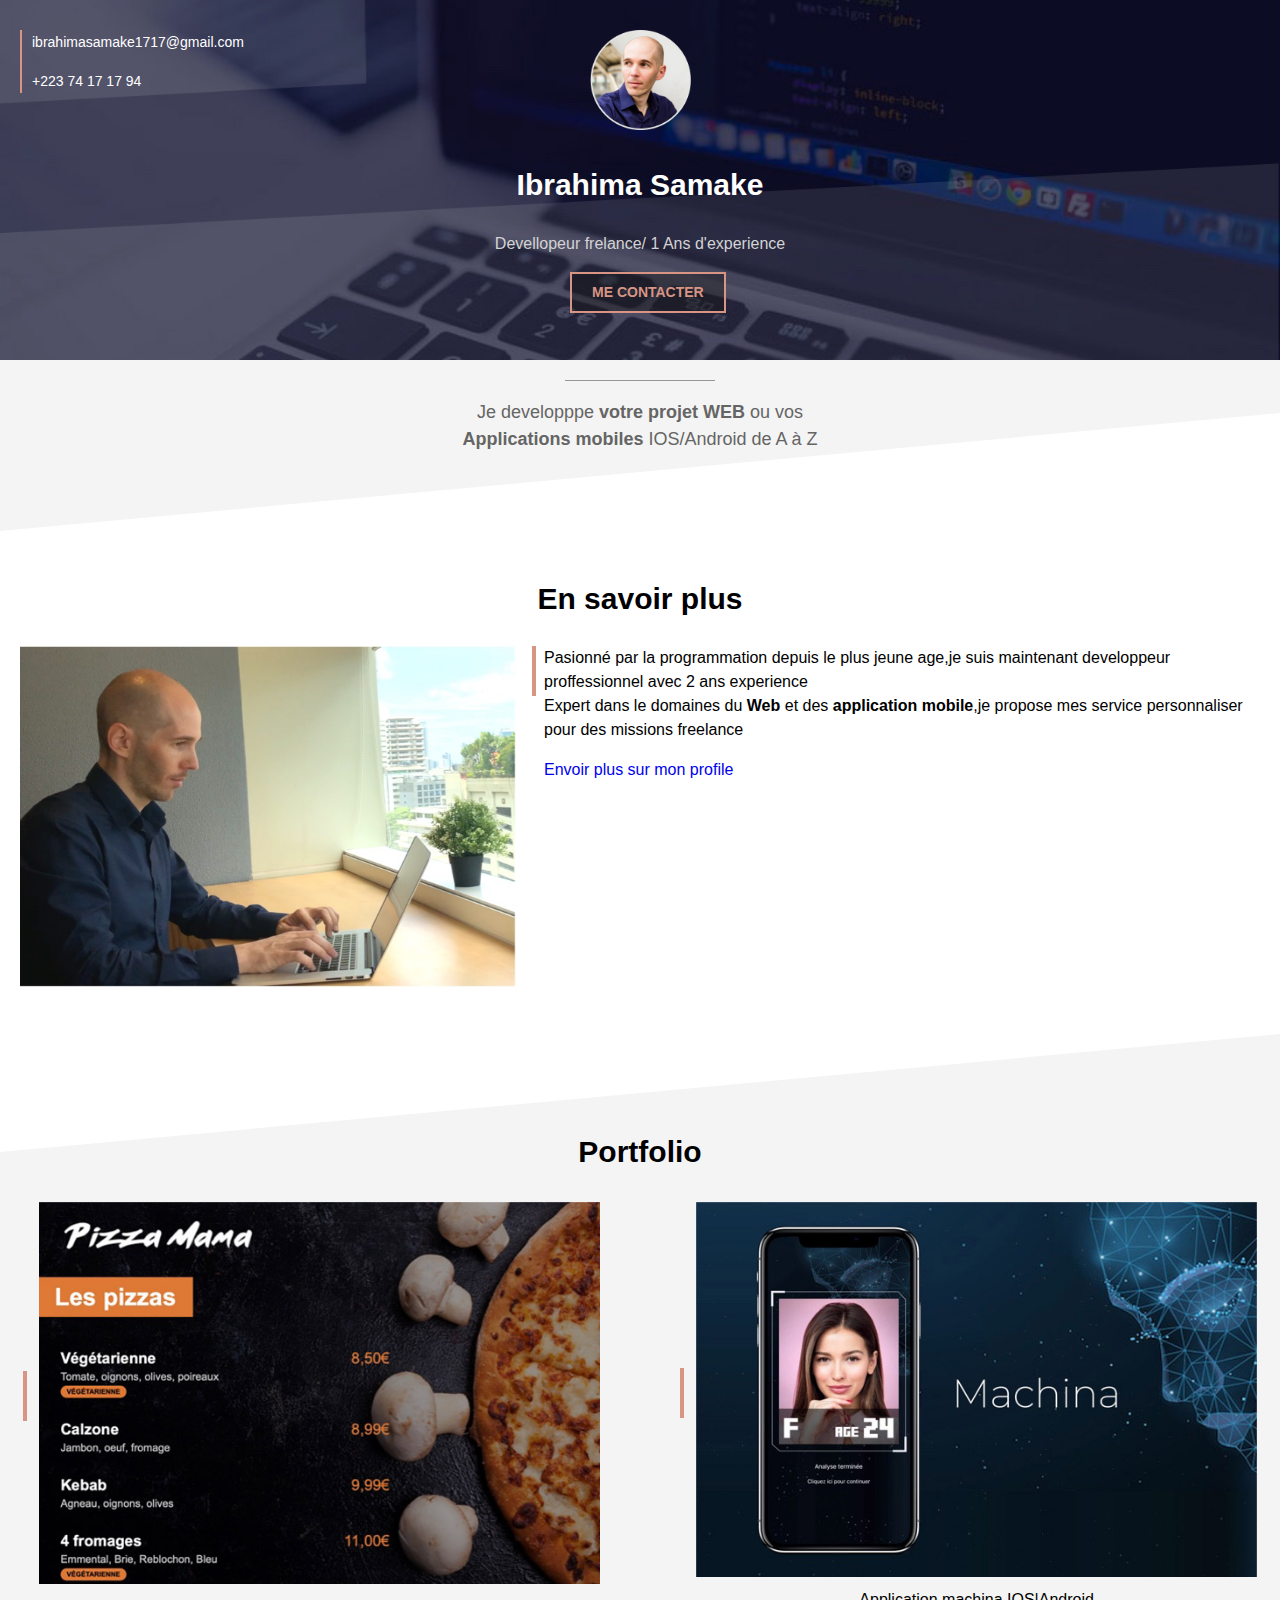
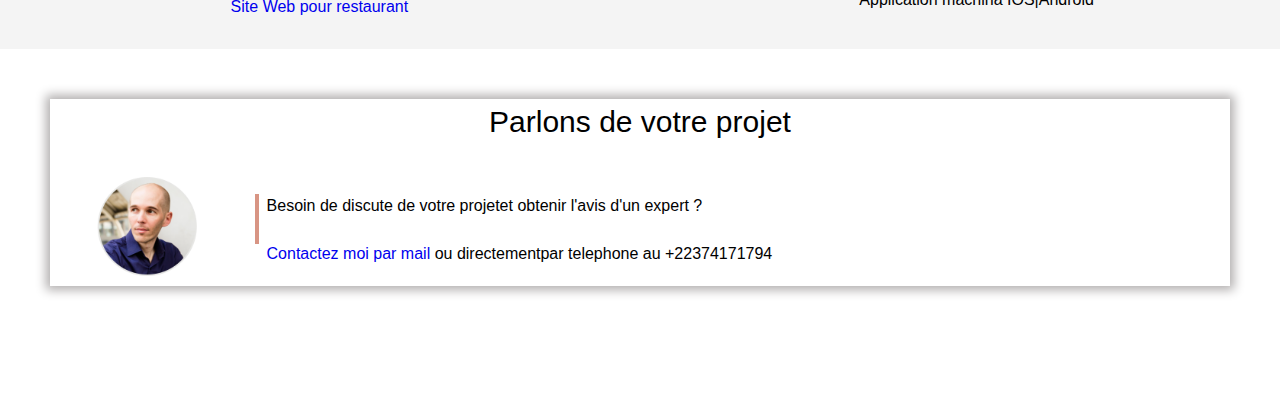
<file: index.html>
<!DOCTYPE html>
<html lang="en">
<head>
    <meta charset="UTF-8">
    <meta http-equiv="X-UA-Compatible" content="IE=edge">
    <meta name="viewport" content="width=device-width, initial-scale=1.0">
    <title>Ibrahima Samake</title>
    <link rel="stylesheet" href="style.css">
</head>
<body>
    <!--COUVERTURE-->
    <div class="cover" style="position:relative ;">
        
        <img class="cover-profil" src="profile.png"/>
        <h2>Ibrahima Samake</h2>
        <p>Devellopeur frelance/ 1 Ans d'experience</p>
         <a class="cover-button" href="#" style="position: absolute ;left: 50%; margin-left: -70px;">ME CONTACTER</a>

        <div class="cover-contact">
            <P><a href="mailto:ibrahimasamake1717@gmail.com?subject=Contact%20depuis%20site%20web">ibrahimasamake1717@gmail.com</a></P>
            <p><a href="tel:+22374171794">+223 74 17 17 94</a></p>
        </div>
       
    </div>
    <!--SECTION GRISE 1-->
    <div class="section section-grise1 ">
        <div class="separateur"></div>
        <p>Je developppe <b>votre projet WEB</b>  ou vos 
         <b>Applications mobiles</b> IOS/Android de A à Z </p>
    </div>
    <!--SECTION blanc1 1-->
    <div class="section section-blanc1 ">
        <h2>En savoir plus</h2>
        <img src="profile2.jpg" class="col40">

        <div class="col60 floatright " style=" ">
            <div class="text-avec-ligne-verticale">
                <p>Pasionné par la programmation depuis le plus jeune age,je suis maintenant developpeur proffessionnel avec 2 ans experience<br>
                    Expert dans le domaines du <b>Web</b> et des <b>application mobile</b>,je propose mes service personnaliser pour des missions freelance </p>
                <a href="https://www.linkedin.com/in/ibrahima-samake-35184a248" target="_blank" >Envoir plus sur mon profile</a>
            
            </div>
        </div>
    </div>
        <!--SECTION GRISE 2-->

    <div class="section section-grise2" style="">
        <h2>Portfolio</h2>
            <table class="col_portfolio" style="display: inline-block; ">
                <tr>
                    <td><div class="bare-vertical"></div></td>
                    <td><a id="restaurant" href="portfolio-site-restaurant.html"><img  style="width: 100%;" src="project1small.jpg"></a></td>
                </tr>
                <tr>
                    <td></td>
                    <td style="text-align: center;"><a id="restaurant" href="portfolio-site-restaurant.html">Site Web pour restaurant</a></td>
                </tr>
            </table>
            <table class="col_portfolio floatright">
                <tr>
                    <td><div class="bare-vertical"></div></td>
                    <td><img  style="width: 100%;" src="project2small.jpg"></td>
                </tr>
                <tr>
                    <td></td>
                    <td style="text-align: center;">Application machina IOS|Android</td>
                </tr>
            </table>      
    </div>
     <!--SECTION blanc1 2-->
        <div class="section section-blanc2" style="width: 100%;">
            <iframe src="contact-frame.html" scrolling="no"></iframe>

        
    </div>
</body>
</html>
</file>
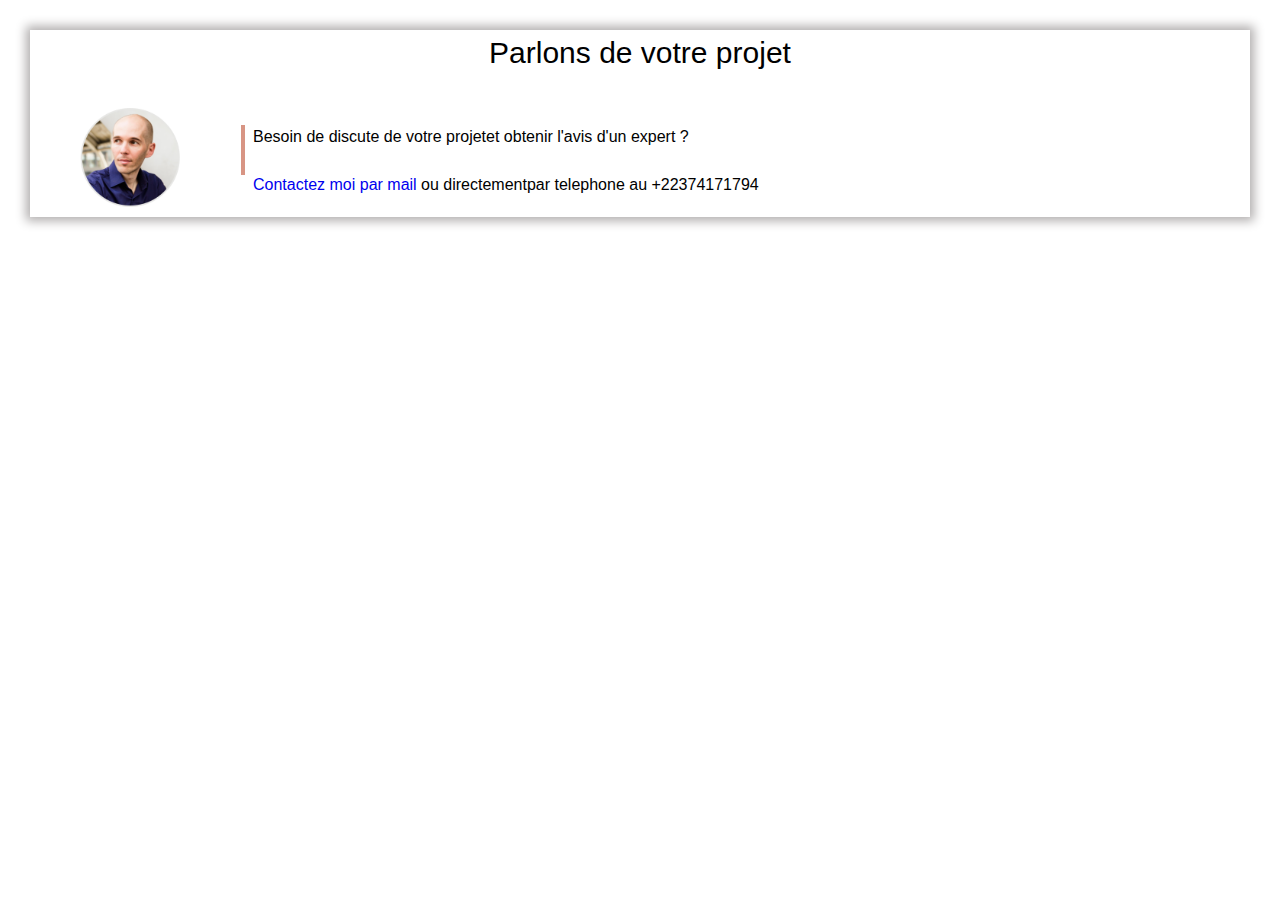
<file: contact-frame.html>
<!DOCTYPE html>
<html lang="en">
<head>
    <meta charset="UTF-8">
    <meta http-equiv="X-UA-Compatible" content="IE=edge">
    <meta name="viewport" content="width=device-width, initial-scale=1.0">
    <link rel="stylesheet" href="style.css">

</head>
<body>

    <div class="frame">
        <p class="frame-title">Parlons de votre projet</p>
        <table style="width:100%">
            <tr>
                <td valign="top" align="center"><img  class="" src="profile.png "  width="100px">
                </td>
                <td>
                    <div  style="padding-left: 10px;"  >
                        <div class=" text-avec-ligne-verticale">
                            <p>Besoin de discute de votre projetet obtenir l'avis d'un expert ?
                                <br><br>
                            <a href="#"> Contactez moi par mail</a> ou directementpar telephone au +22374171794 </p>
                        </div>
                    </div>    
                </td>
            </tr>
        </table>    
    </div>
    
    
</body>
</html>
    
    
   


</div>
</file>
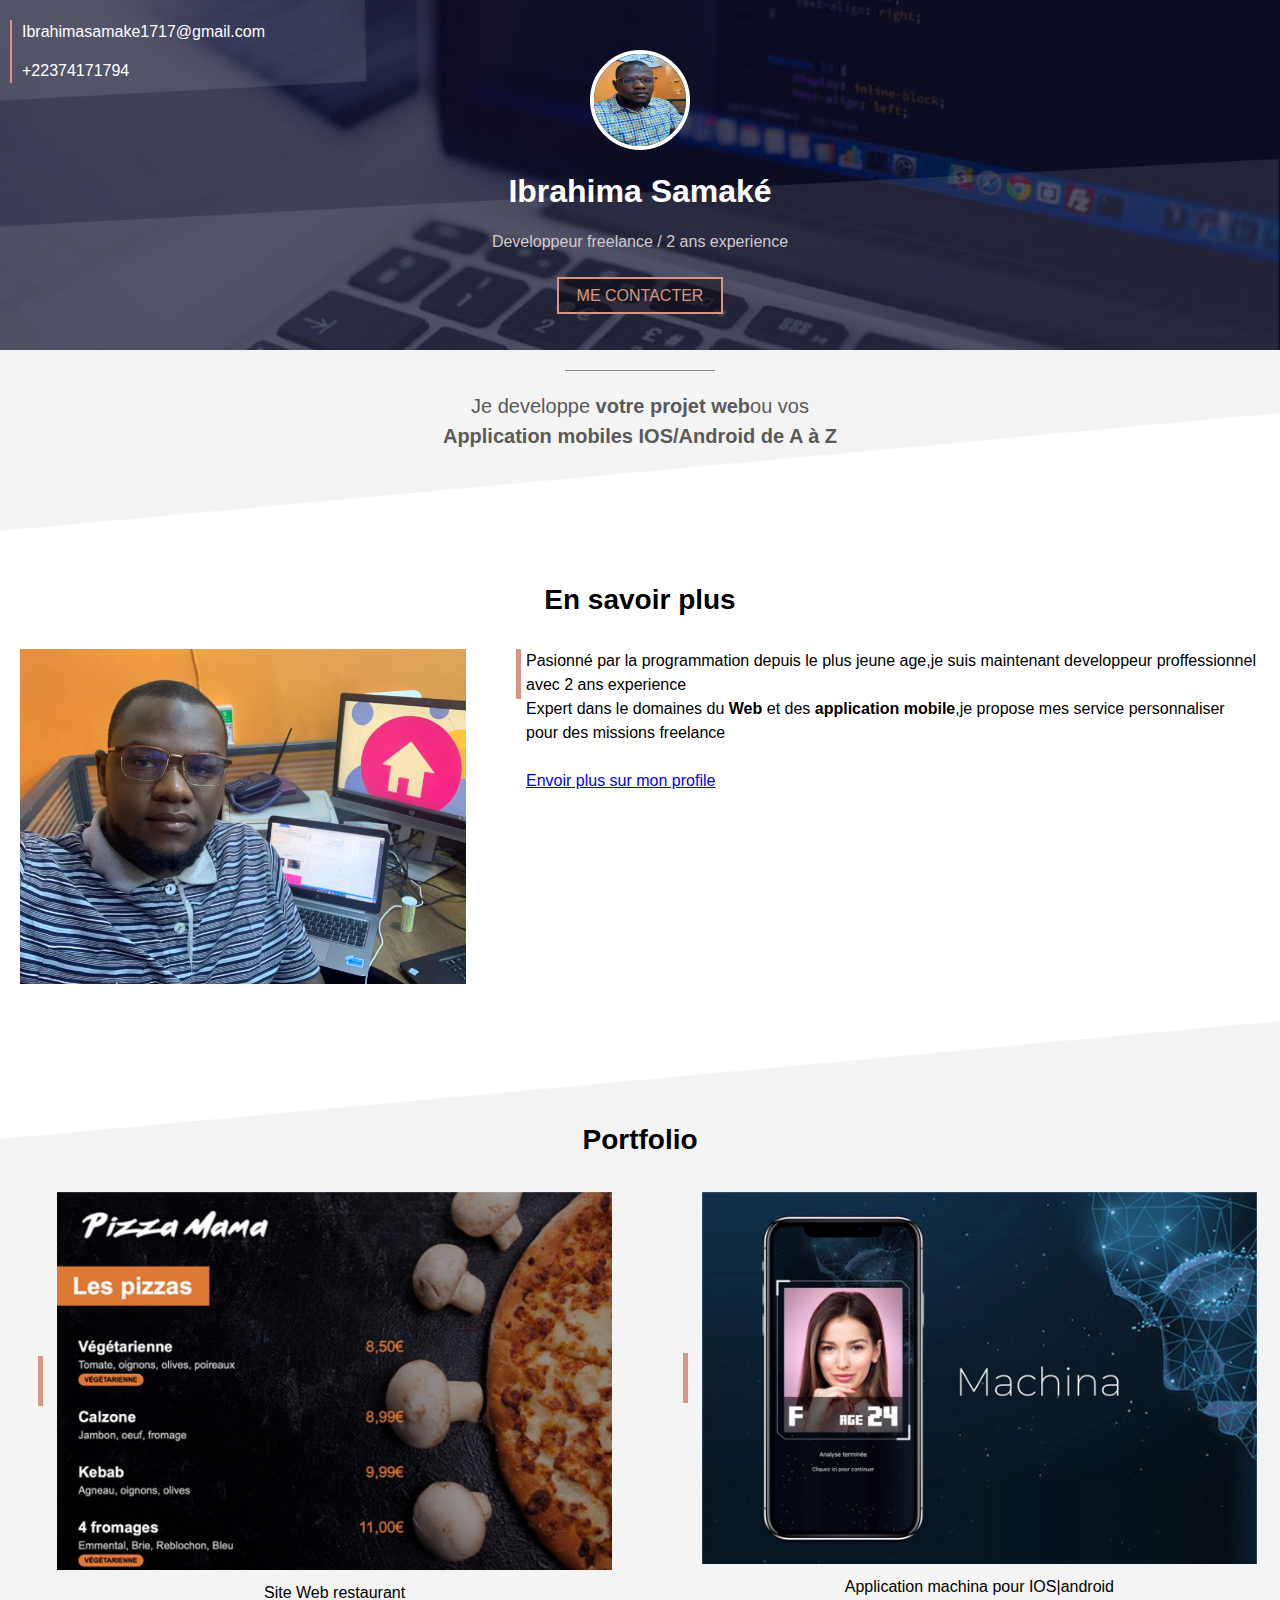
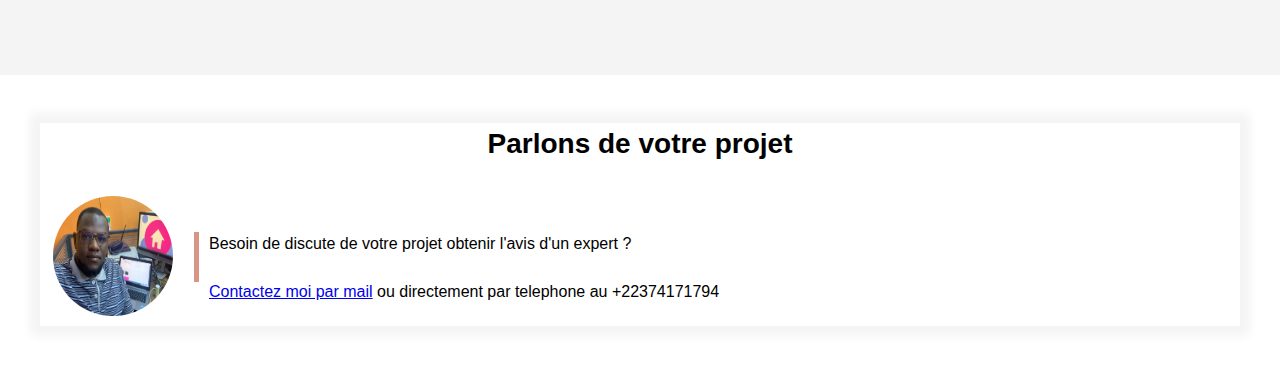
<file: excercice.html>
<!DOCTYPE html>
<html lang="en">
<head>
    <meta charset="UTF-8">
    <meta http-equiv="X-UA-Compatible" content="IE=edge">
    <meta name="viewport" content="width=device-width, initial-scale=1.0">
    <title>Excercice</title>
    <link rel="stylesheet" href="exercicestyle.css"> 
    <style>
       
    </style>
</head>
<body>
    <div class="cover">
        <img class="cover-img" src="image.jpeg"/>
        <div class="cover-contact">
            <p><a href="mailto:ibrahimasamake1717@gmail.com">Ibrahimasamake1717@gmail.com</a></p>
            <p><a href="tel:+22374171794">+22374171794</a></p>
        </div>
        <div class="cover-info">
            <h1>Ibrahima Samaké</h1>
            <p>Developpeur freelance / 2 ans experience</p>
            <a class="cover-button" href="mailto:ibrahimasamake1717@gmail.com">ME CONTACTER</a>
        </div>
    </div>
    <!---section grise1-->
    <div class="section section-grise1">
        <div class="separateur"></div>
        <p> Je developpe  <b>votre projet web</b>ou vos<br><b>Application mobiles IOS/Android de A à Z</b></p>
    </div>
    <!--section blanc1-->
    <div class="section section-blanc1">
        <p class="titre">En savoir plus</p>
        <img src="image2.jpeg" class="col40">
        <div class="col60  floatright ">
            <div>
                <p class="info bar-verticale" >
                    Pasionné par la programmation depuis le plus jeune age,je suis maintenant developpeur proffessionnel avec 2 ans experience<br>
                    Expert dans le domaines du <b>Web</b> et des <b>application mobile</b>,je propose mes service personnaliser pour des missions freelance
                    <br><br>
                    <a href="https://www.linkedin.com/in/ibrahima-samake-35184a248">Envoir plus sur mon profile</a>
                </p>
            </div>
            
        </div>
        
    </div>
    <!---section grise2-->
    <div class="section section-grise2">
        <p class="titre">Portfolio</p>
        <table class="projet"  >

                <tr>
                    <td><div class="bar-verticale"></div></td>
                    <td><img width="100%" src="project1small.jpg" ></td>
                </tr>
                <tr>
                    <td></td>
                    <td style="text-align: center ;">Site Web restaurant</td>
                </tr> 
         </table>      
         <table   class="floatright projet" >
          
                <tr>
                    <td><div class="bar-verticale"></div></td>
                    <td><img width="100%" src="project2small.jpg" ></td>
                </tr>
                <tr>
                    <td></td>
                    <td style="text-align: center ;">Application machina pour IOS|android</td>
                </tr>  
        </table>        
    </div>
    <!--section blanc1-->
    <div class="section section-blanc2">
        <div class="cover-sha ">
            <p class="titre">Parlons de votre projet</p>
            <table style="width: 100%;">
                <tr>
                    <td valign = "top" class="T">
                        <img src="image2.jpeg" class="image2" >
                        
                    </td>
                     
                    <td>
                        <div style="padding-left:2px ;">

                                <p  class="bar-verticale">
                                Besoin de discute de votre projet obtenir l'avis d'un expert ?
                                <br><br>
                                    <a href="#">Contactez moi par mail</a> ou directement par telephone au 
                                    +22374171794
                                </p>
                            
                        </div>
                        
                    </td>
                </tr>
            </table>
           
        </div>
        
        
    </div>
</body>
</html>
</file>
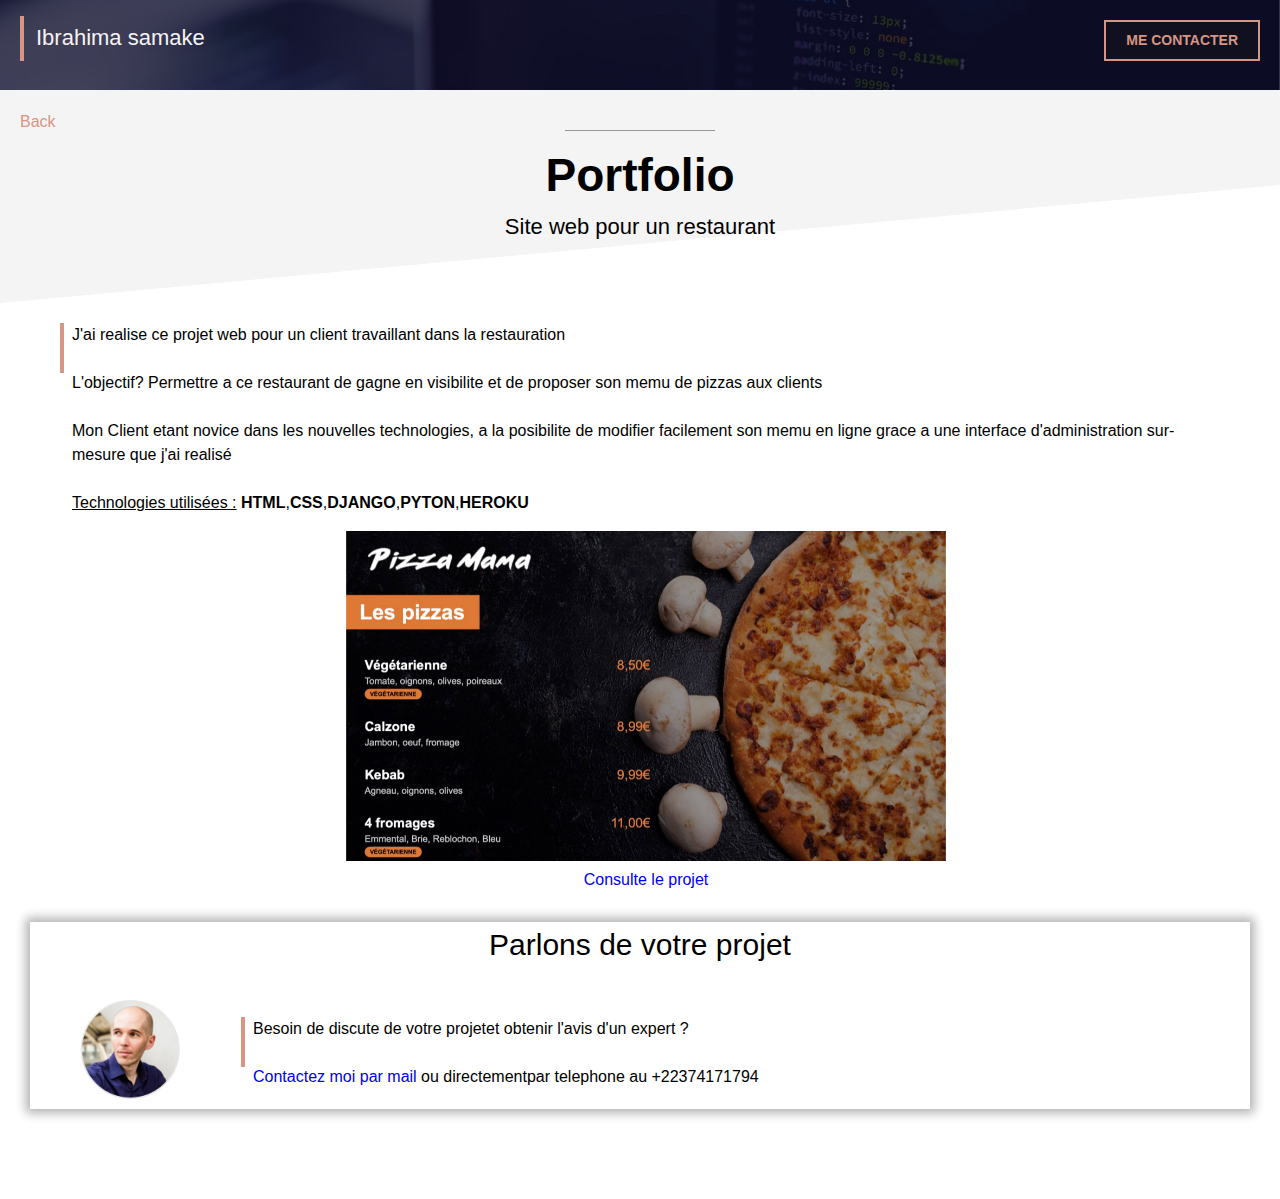
<file: portfolio-site-restaurant.html>
<!DOCTYPE html>
<html lang="en">
<head>
    <meta charset="UTF-8">
    <meta http-equiv="X-UA-Compatible" content="IE=edge">
    <meta name="viewport" content="width=device-width, initial-scale=1.0">
    <title>Site Rautaurant</title>
    <link rel="stylesheet" href="style.css">
    <style>
        a{
            
        }
        .bar-left{
            border-left: 3px solid var(--color1) ;
            padding-left: 10px;
            height: 30px;
        }
    </style>
</head>
<body>
    <!--portfolio-header-->
    <div class="portfolio-header" >
        <div class="text-avec-ligne-verticale header-title" style="height:45px ;"> 
               <p style="padding-top: 5px;padding-left:4px ;" class="">Ibrahima samake</p>
        </div>
        <a  style="position: absolute ;right: 20px;top: 20px;" class="cover-button" href="#">ME CONTACTER</a>
    </div>

    <!--SECTION GRISE 1-->
    <div class="section section-grise1 " style="position:relative ;">
        <a href="index.html" style="position: absolute ;top: Opx;color: var(--color1);">Back</a>

        <div class="separateur" style="margin-bottom: 10px;margin-top:20px ;"></div>
        <h1>Portfolio</h1>
         <h2 style="font-weight: normal;">Site web pour un restaurant</h2>
    </div>
    <!--SEction blanc1-->
    <div class="description " >
        <div class="text-avec-ligne-verticale" style="">
            <p class="phover">J'ai realise ce projet web pour un client travaillant dans la restauration <br> 
              <br>
              L'objectif? Permettre a ce restaurant de gagne en visibilite et de proposer son memu de pizzas aux clients<br><br> 
                
                Mon Client etant novice dans les nouvelles technologies, a la posibilite de modifier facilement 
                son memu en ligne grace a une interface d'administration 
                sur-mesure que j'ai realisé<br><br>

                <u>Technologies utilisées :</u> <b>HTML</b>,<b>CSS</b>,<b>DJANGO</b>,<b>PYTON</b>,<b>HEROKU</b
            </p>
        
        
            <div style="text-align: center;">
                <a href="#"><img src="project1.jpg"></a>

                <a href="#" style="display:block ;">Consulte le projet</a>

            </div>

        </div>


    </div>
    <iframe src="contact-frame.html" ></iframe>

    
</body>
</html>
</file>
<file: style.css>
*{
    box-sizing: border-box;
}
:root{
    --color1:#D89584;
    --color2:#F4F4F4;
}
body{
    margin: 0px;
    padding: 0px;
    font-family: Arial, Helvetica, sans-serif;
    line-height: 1.5;
}
div.cover{
    background :url(cover_overlay.png) no-repeat center/100% 100%,url(cover.jpg) no-repeat center/cover;
    position: relative;
    height: 360px;
}
.cover-profil{

    height: 100px;
    position: relative;
    left: 50%;
    margin-left: -50px;
    margin-top: 30px;
}
div.cover p{
    text-align: center;
    color:lightgray ;
}

  
 
 
.cover h2{
    
    color: #fff;
    
} 
div.cover-contact{
    position: absolute;
    top: 0px;
    border-left: 2px solid var(--color1);
    margin-left: 20px;
    margin-top: 30px;
    padding-left: 10px;

}
div.cover-contact p {
    text-align: left;
    margin-top: 0px;
    margin-bottom: 0px;
   

}
div.cover-contact p:first-child{
    margin-bottom: 15px;
}
div.cover-contact a {
    color:#fff;
    font-size: 14px;
    text-decoration: none;
}
 .cover-button{
    padding: 8px 20px;
    border: 2px solid var(--color1);
    background-color: #16151569;
    text-decoration: none;
    color: var(--color1);
    font-weight: bold;
    font-size: 14px;

    

}
a{
    text-decoration: none;
}
.cover-button a {
    
}
.cover-button:hover{
    border: 2px solid #fff;
}
.cover-button a:hover{
    color: #fff;

}
.section{
    padding-right: 20px;
    padding-left: 20px;
    padding-bottom:40px;
    padding-top: 20px;
    overflow: auto;
}

.section-grise1{
    background:  url(triangle2white.svg) no-repeat center bottom/100%   ;
    background-color: var(--color2);
    padding-top: 20px ;
    padding-bottom: 60px;
}
ection-blanc1{
}
.section-grise2{
    background:  url(triangle1white.svg) no-repeat center top/100% ;
    background-color: var(--color2);
    padding-top: 70px ;
    padding-bottom: 20px;
}
.section-blanc2{

}
h2{
    text-align: center;
    color: #000000;
    font-size: 30px;
} 

.separateur{
    position: relative;
    background-color: #979797;
    width: 150px;
    height: 1px;
    left: 50%;
    margin-left:-75px;
}
.section-grise1 P{
    font-size: 18px;
    width: 370px;
    text-align: center;
    margin-left:  auto;
    margin-right: auto;
    color: #656565 ;

}
span{
    font-weight: bold;
}
.col40{
    width: 40%;

}
.floatright{
    float: right;
}
.col60{

    width: 60%;
    padding-left: 16px;
}
div.text-avec-ligne-verticale{
   
    border-left: 4px solid var(--color1);
    padding-left: 8px;
    height: 50px;
    display: inline-block;
    
}
div.text-avec-ligne-verticale p{
    margin-top:0px;
    padding-top: 0px;
    
}
div.bare-vertical{
    background-color: var(--color1);
    height: 50px;
    width: 4px;
    margin-right: 8px;

}
.section-blanc2{
   
}
.col_portfolio{
    width: 47%;
}
.frame{
    
    margin-top: 10px;
    margin-bottom: 30px;
    margin-right: 30px;
    margin-left: 30px;
    background-color: #fff;
    box-shadow: 0px 0px 10px 4px #b1aeae;
}
.frame-title{
    font-size: 30px;
    text-align: center;

}
.frame img{
padding-top: 0px;
}
/****portfolioheader**/
.portfolio-header{
    background: url(header.jpg) no-repeat  center/cover ;
    color: #F4F4F4;
    padding-left: 20px;
    height: 90px;
    padding-right: 20px;
    position: relative;


    
} 
.header-title{
    font-size:22px ;
    margin-top: 16px;

}
h1{
    margin-top: 0px;
    font-size: 46px;
    text-align: center;
    margin-bottom: 0px;
    padding-bottom: 0px;
}
.section-grise1 h2{
    margin-top: 0px;
    margin-bottom: 0px;
    padding-top: 0px;
    font-size: 22px;
}
.description{
    margin-top: 20px;
    margin-right: 20px;
    margin-left:20px;
    padding-left: 40px;
    padding-right: 40px
    
}
iframe{
    border: none;
    width: 100%;
    height: 300px;
}
.description img{
    width: 70%;
    max-width: 600px;
}   
.phover:hover{
    text-decoration: underline 2px   #4287cb ;
}
@media only screen and (max-width: 768px) {

    .cover-profil{

        
        margin-top: 70px;
    }
    h2{
       
        margin: 0px;
        padding-bottom: 10px;
    } 
    .cover p{
        margin-top: 0px;
    }
   .section-grise1{
    width: 100%;
   }
   .section-blanc1 img{
    width: 100%;
   }
   .section-blanc1 .col60{
    float:none ;
    width: 100%;
    margin-top: 10px;
    padding-left: 0px;
   }
   .col60 .text-ligne-verticale{
    margin-left: 0;
   }
   .col_portfolio{
    width: 100%;
   }
   .section-blanc2{
    height: 400px;
   }
   .frame{
    height: 400px;
   }
}
</file>
<file: exercicestyle.css>
:root{
    --color1 : #D89584 ;
    --color2 : #F4F4F4;
}
*{
    line-height: 1.5;
    box-sizing: border-box;



}
body{
    margin: 0px;
    font-family: Arial, Helvetica, sans-serif;
}
.cover{
background: url(cover_overlay.png) no-repeat center/100% 100%,url(cover.jpg) no-repeat center/cover;
height: 350px;
position: relative;

}
.cover-img{
    position: relative;
    left: 50%;
    margin-left: -50px;
    width: 100px;
    height: 100px;
    top: 50px;
    margin-bottom: 20px;
    border-radius: 50%;
    border: #FFf 4px solid;
}
.cover-contact{
    position: absolute;
    top: 0px;
    border-left: 3px solid --color1;
    margin-top: 20px;
    left: 10px;
    padding-left: 10px;
    font-size: 16px;
    border-left:#D89584 2px solid ;

}
.cover-contact p{
    margin: 0px;
}
.cover-contact p:first-child{
    padding-bottom: 15px;
}
.cover-contact a{
    text-align: left;
    color: #fff;
    text-decoration: none;

}
.cover-info{
    text-align: center;
    color:#FFf;
}
.cover-info h1{
    margin-top: 40px;
    font-size: 32px;
    margin-bottom:15px;


}
.cover-info P{
    margin-top:0px;
    font-size: 16px;
    margin-bottom: 30px;
    color: rgb(209, 202, 202);


}
.cover-button{
    border: var(--color1) solid 2px;
    padding: 8px 18px;
}

.cover-button {
    color: var(--color1);
    text-decoration: none;
    background-color: rgba(00, 00, 00, 0.4);

}
.cover-button:hover{
    border: #fff solid 2px;
    color:#fff;
}

.section{
    padding-top: 20px;
    padding-left: 20px;
    padding-right: 20px;
    padding-bottom: 30px;
    overflow: auto;

}

.section-grise1{
    background: url(triangle2white.svg)no-repeat center bottom/100%;
    background-color: var(--color2);
    padding-bottom: 60px;

}

.section-grise2{
    background: url(triangle1white.svg)no-repeat center top/100%;
    background-color: var(--color2);
    padding-top: 70px ;

    padding-bottom: 60px;


}
.separateur{
    height: 1px ;
    width: 150px;
    background-color: #898989;
    position: relative;
    left: 50%;
    margin-left: -75px;
}
.section-grise1 p {
    text-align: center;
    font-size: 20px;
    color: #5a5959;
}
.section-blanc1 {

}
.floatright{
    float: right;
}
.col40{
 width: 36%;   
}
.col60{
    width: 60%;
}
p.titre{
    text-align: center;
    font-size: 28px;
    font-weight: bold;

}
.section-blanc1 img{
}
P.info{
    padding: 0px;
    margin: 0px;
    padding-left:5px ;
    font-family: Arial, Helvetica, sans-serif;
    font-size: 16px;



}

.bar-verticale{
    border-left: 5px solid var(--color1);
    height: 50px;
    margin-left:15px ;
    display: inline-block;
    padding-left: 10px;
}

.projet{
    width: 48%;
    display: inline-block;


}

.section-blanc2{
    
}    
.cover-sha{
    margin: 20px 20px;
    box-shadow: 0PX 0PX 10PX 10PX var(--color2);
    font-size: 16px;

}
.T{
    width: 100px;

}
.image2{
    width:120px ;
    height:120px;
    border-radius: 50%;
    margin-left: 10px;
    
}
</file>
